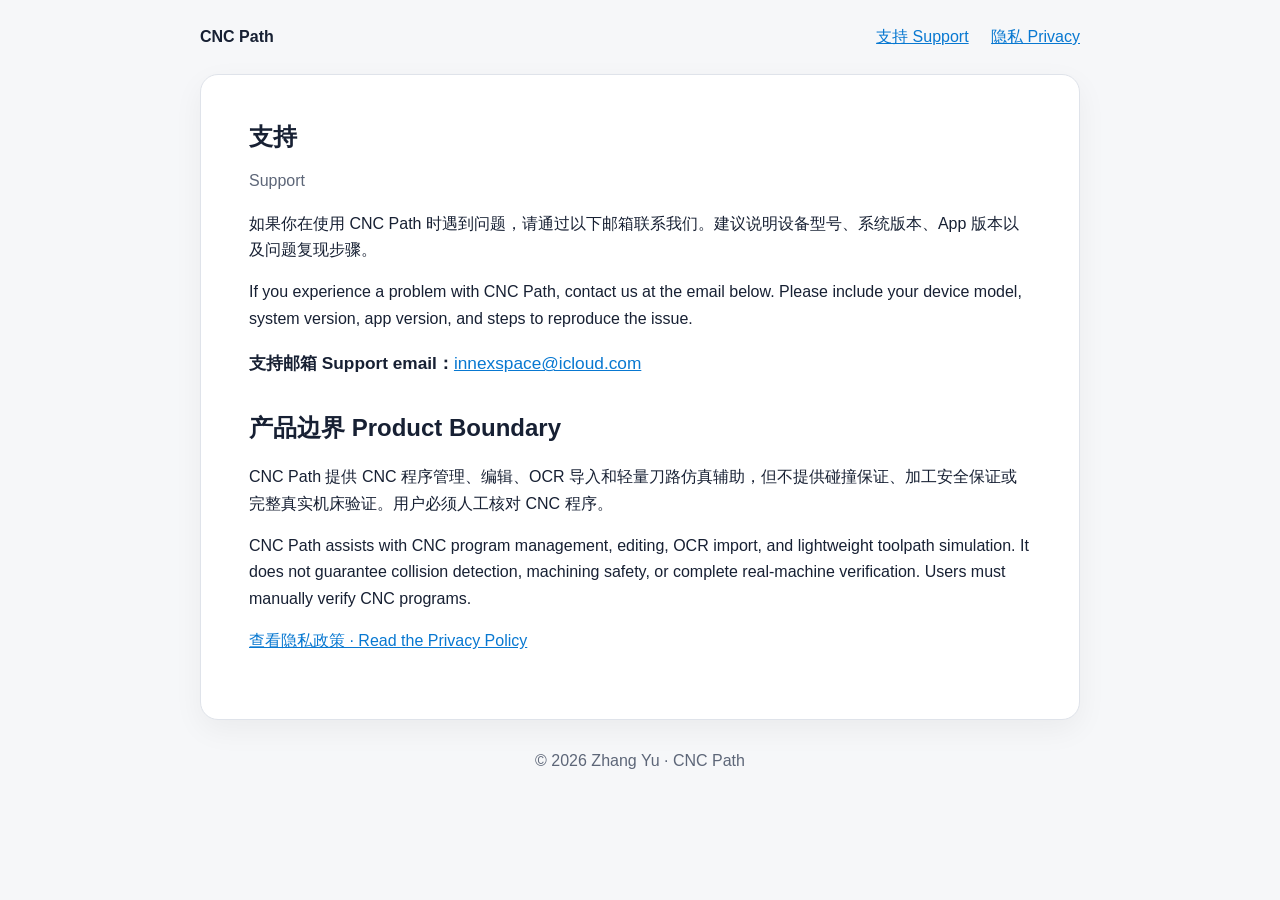
<file: index.html>
<!doctype html>
<html lang="zh-CN">
<head>
  <meta charset="utf-8">
  <meta name="viewport" content="width=device-width, initial-scale=1">
  <meta name="description" content="CNC Path support and contact information. CNC Path 支持与联系信息。">
  <title>CNC Path 支持 · Support</title>
  <link rel="stylesheet" href="./styles.css">
</head>
<body>
  <header>
    <div class="brand">CNC Path</div>
    <nav aria-label="页面导航 Page navigation">
      <a href="./">支持 Support</a>
      <a href="./privacy/">隐私 Privacy</a>
    </nav>
  </header>
  <main>
    <article class="card">
      <h1>支持</h1>
      <p class="subtitle">Support</p>
      <p>如果你在使用 CNC Path 时遇到问题，请通过以下邮箱联系我们。建议说明设备型号、系统版本、App 版本以及问题复现步骤。</p>
      <p>If you experience a problem with CNC Path, contact us at the email below. Please include your device model, system version, app version, and steps to reproduce the issue.</p>
      <p class="contact"><strong>支持邮箱 Support email：</strong><a href="mailto:innexspace@icloud.com">innexspace@icloud.com</a></p>
      <h2>产品边界 Product Boundary</h2>
      <p>CNC Path 提供 CNC 程序管理、编辑、OCR 导入和轻量刀路仿真辅助，但不提供碰撞保证、加工安全保证或完整真实机床验证。用户必须人工核对 CNC 程序。</p>
      <p>CNC Path assists with CNC program management, editing, OCR import, and lightweight toolpath simulation. It does not guarantee collision detection, machining safety, or complete real-machine verification. Users must manually verify CNC programs.</p>
      <p><a href="./privacy/">查看隐私政策 · Read the Privacy Policy</a></p>
    </article>
  </main>
  <footer>© 2026 Zhang Yu · CNC Path</footer>
</body>
</html>
</file>
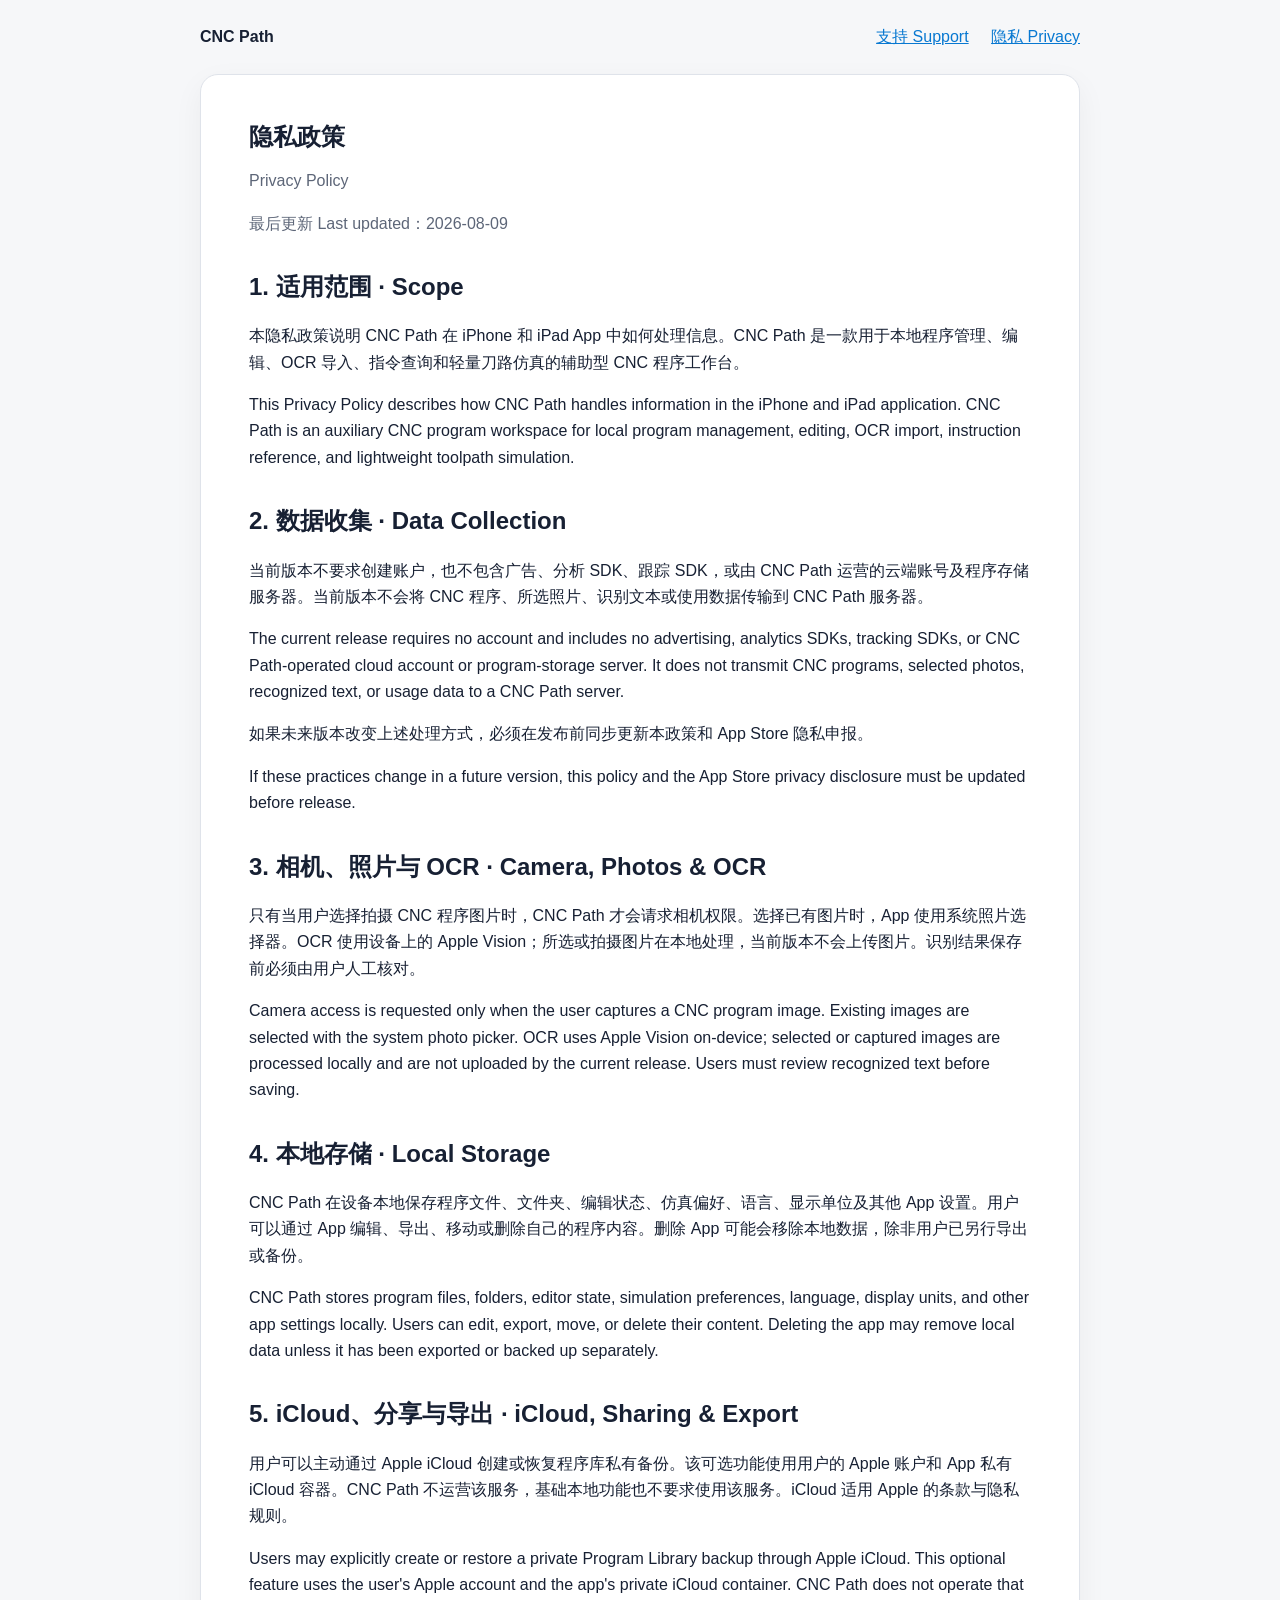
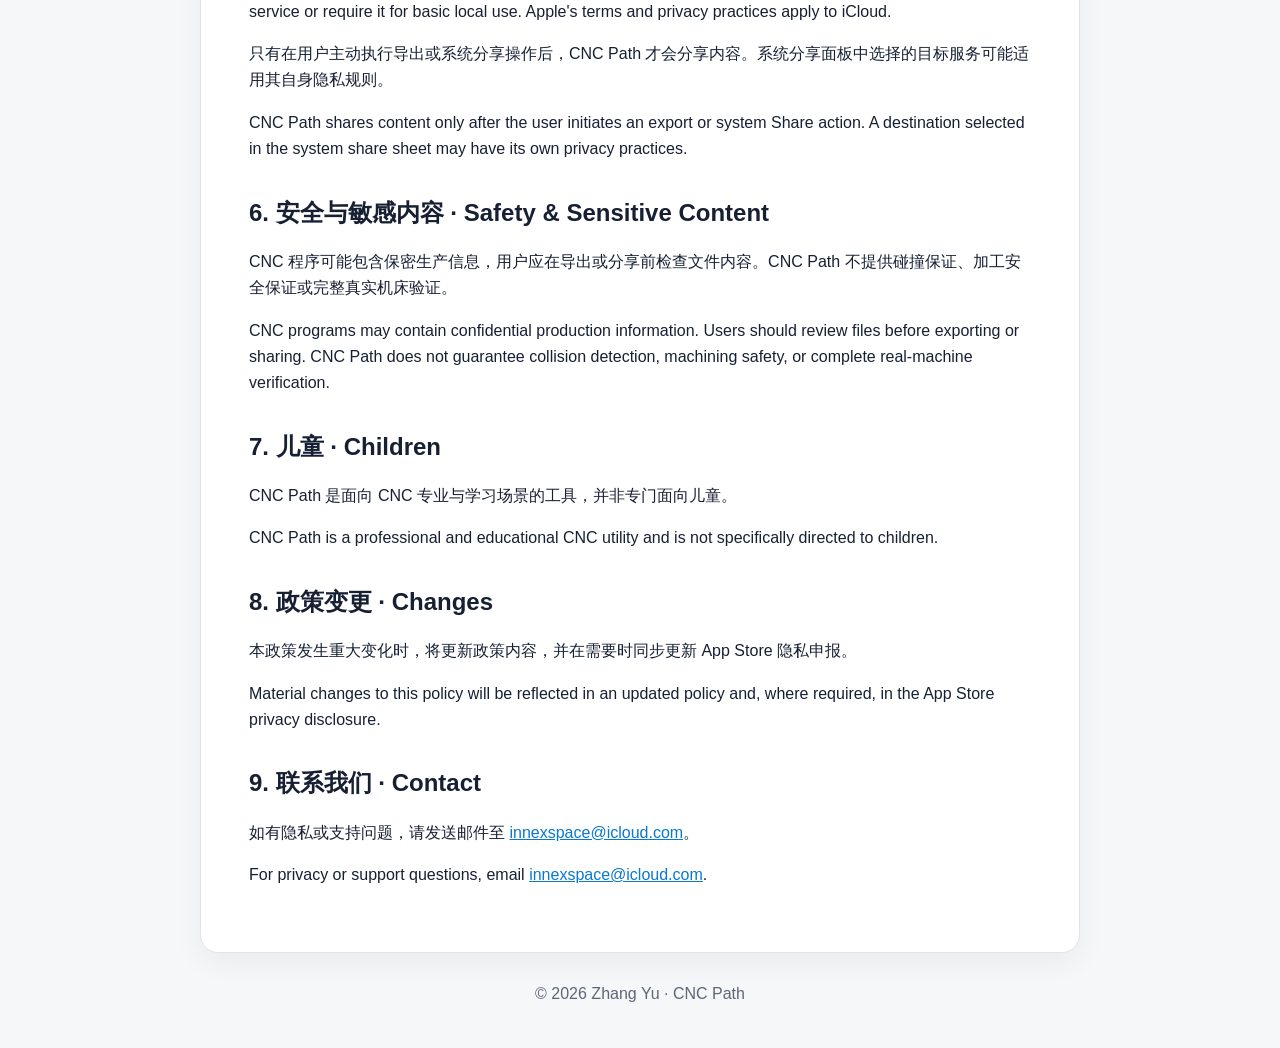
<file: privacy/index.html>
<!doctype html>
<html lang="zh-CN">
<head>
  <meta charset="utf-8">
  <meta name="viewport" content="width=device-width, initial-scale=1">
  <meta name="description" content="CNC Path Privacy Policy. CNC Path 隐私政策。">
  <title>CNC Path 隐私政策 · Privacy Policy</title>
  <link rel="stylesheet" href="../styles.css">
</head>
<body>
  <header>
    <div class="brand">CNC Path</div>
    <nav aria-label="页面导航 Page navigation">
      <a href="../">支持 Support</a>
      <a href="./">隐私 Privacy</a>
    </nav>
  </header>
  <main>
    <article class="card">
      <h1>隐私政策</h1>
      <p class="subtitle">Privacy Policy</p>
      <p class="meta">最后更新 Last updated：2026-08-09</p>

      <h2>1. 适用范围 · Scope</h2>
      <p>本隐私政策说明 CNC Path 在 iPhone 和 iPad App 中如何处理信息。CNC Path 是一款用于本地程序管理、编辑、OCR 导入、指令查询和轻量刀路仿真的辅助型 CNC 程序工作台。</p>
      <p>This Privacy Policy describes how CNC Path handles information in the iPhone and iPad application. CNC Path is an auxiliary CNC program workspace for local program management, editing, OCR import, instruction reference, and lightweight toolpath simulation.</p>

      <h2>2. 数据收集 · Data Collection</h2>
      <p>当前版本不要求创建账户，也不包含广告、分析 SDK、跟踪 SDK，或由 CNC Path 运营的云端账号及程序存储服务器。当前版本不会将 CNC 程序、所选照片、识别文本或使用数据传输到 CNC Path 服务器。</p>
      <p>The current release requires no account and includes no advertising, analytics SDKs, tracking SDKs, or CNC Path-operated cloud account or program-storage server. It does not transmit CNC programs, selected photos, recognized text, or usage data to a CNC Path server.</p>
      <p>如果未来版本改变上述处理方式，必须在发布前同步更新本政策和 App Store 隐私申报。</p>
      <p>If these practices change in a future version, this policy and the App Store privacy disclosure must be updated before release.</p>

      <h2>3. 相机、照片与 OCR · Camera, Photos &amp; OCR</h2>
      <p>只有当用户选择拍摄 CNC 程序图片时，CNC Path 才会请求相机权限。选择已有图片时，App 使用系统照片选择器。OCR 使用设备上的 Apple Vision；所选或拍摄图片在本地处理，当前版本不会上传图片。识别结果保存前必须由用户人工核对。</p>
      <p>Camera access is requested only when the user captures a CNC program image. Existing images are selected with the system photo picker. OCR uses Apple Vision on-device; selected or captured images are processed locally and are not uploaded by the current release. Users must review recognized text before saving.</p>

      <h2>4. 本地存储 · Local Storage</h2>
      <p>CNC Path 在设备本地保存程序文件、文件夹、编辑状态、仿真偏好、语言、显示单位及其他 App 设置。用户可以通过 App 编辑、导出、移动或删除自己的程序内容。删除 App 可能会移除本地数据，除非用户已另行导出或备份。</p>
      <p>CNC Path stores program files, folders, editor state, simulation preferences, language, display units, and other app settings locally. Users can edit, export, move, or delete their content. Deleting the app may remove local data unless it has been exported or backed up separately.</p>

      <h2>5. iCloud、分享与导出 · iCloud, Sharing &amp; Export</h2>
      <p>用户可以主动通过 Apple iCloud 创建或恢复程序库私有备份。该可选功能使用用户的 Apple 账户和 App 私有 iCloud 容器。CNC Path 不运营该服务，基础本地功能也不要求使用该服务。iCloud 适用 Apple 的条款与隐私规则。</p>
      <p>Users may explicitly create or restore a private Program Library backup through Apple iCloud. This optional feature uses the user's Apple account and the app's private iCloud container. CNC Path does not operate that service or require it for basic local use. Apple's terms and privacy practices apply to iCloud.</p>
      <p>只有在用户主动执行导出或系统分享操作后，CNC Path 才会分享内容。系统分享面板中选择的目标服务可能适用其自身隐私规则。</p>
      <p>CNC Path shares content only after the user initiates an export or system Share action. A destination selected in the system share sheet may have its own privacy practices.</p>

      <h2>6. 安全与敏感内容 · Safety &amp; Sensitive Content</h2>
      <p>CNC 程序可能包含保密生产信息，用户应在导出或分享前检查文件内容。CNC Path 不提供碰撞保证、加工安全保证或完整真实机床验证。</p>
      <p>CNC programs may contain confidential production information. Users should review files before exporting or sharing. CNC Path does not guarantee collision detection, machining safety, or complete real-machine verification.</p>

      <h2>7. 儿童 · Children</h2>
      <p>CNC Path 是面向 CNC 专业与学习场景的工具，并非专门面向儿童。</p>
      <p>CNC Path is a professional and educational CNC utility and is not specifically directed to children.</p>

      <h2>8. 政策变更 · Changes</h2>
      <p>本政策发生重大变化时，将更新政策内容，并在需要时同步更新 App Store 隐私申报。</p>
      <p>Material changes to this policy will be reflected in an updated policy and, where required, in the App Store privacy disclosure.</p>

      <h2>9. 联系我们 · Contact</h2>
      <p>如有隐私或支持问题，请发送邮件至 <a href="mailto:innexspace@icloud.com">innexspace@icloud.com</a>。</p>
      <p>For privacy or support questions, email <a href="mailto:innexspace@icloud.com">innexspace@icloud.com</a>.</p>
    </article>
  </main>
  <footer>© 2026 Zhang Yu · CNC Path</footer>
</body>
</html>
</file>
<file: styles.css>
:root {
  color-scheme: light dark;
  --background: #f6f7f9;
  --surface: #ffffff;
  --text: #172033;
  --secondary: #5d6678;
  --accent: #0878d1;
  --border: #dfe3ea;
}

@media (prefers-color-scheme: dark) {
  :root {
    --background: #10131a;
    --surface: #191e28;
    --text: #f4f6fa;
    --secondary: #adb5c5;
    --accent: #65b8ff;
    --border: #333b49;
  }
}

* { box-sizing: border-box; }

body {
  margin: 0;
  background: var(--background);
  color: var(--text);
  font-family: -apple-system, BlinkMacSystemFont, "Segoe UI", sans-serif;
  line-height: 1.65;
}

header, main, footer {
  width: min(880px, calc(100% - 32px));
  margin: 0 auto;
}

header {
  display: flex;
  align-items: center;
  justify-content: space-between;
  padding: 24px 0;
}

.brand { font-weight: 700; }
nav a + a { margin-left: 18px; }

a { color: var(--accent); }

.card {
  background: var(--surface);
  border: 1px solid var(--border);
  border-radius: 18px;
  padding: clamp(22px, 5vw, 48px);
  box-shadow: 0 10px 30px rgba(0, 0, 0, 0.05);
}

h1 { margin: 0 0 8px; line-height: 1.2; }
h2 { margin-top: 34px; line-height: 1.35; }
.subtitle, .meta, footer { color: var(--secondary); }
.contact { font-size: 1.08rem; }

footer { padding: 28px 0 40px; text-align: center; }

@media (max-width: 520px) {
  header { align-items: flex-start; gap: 12px; }
  nav { text-align: right; }
  .card { border-radius: 14px; }
}
</file>
